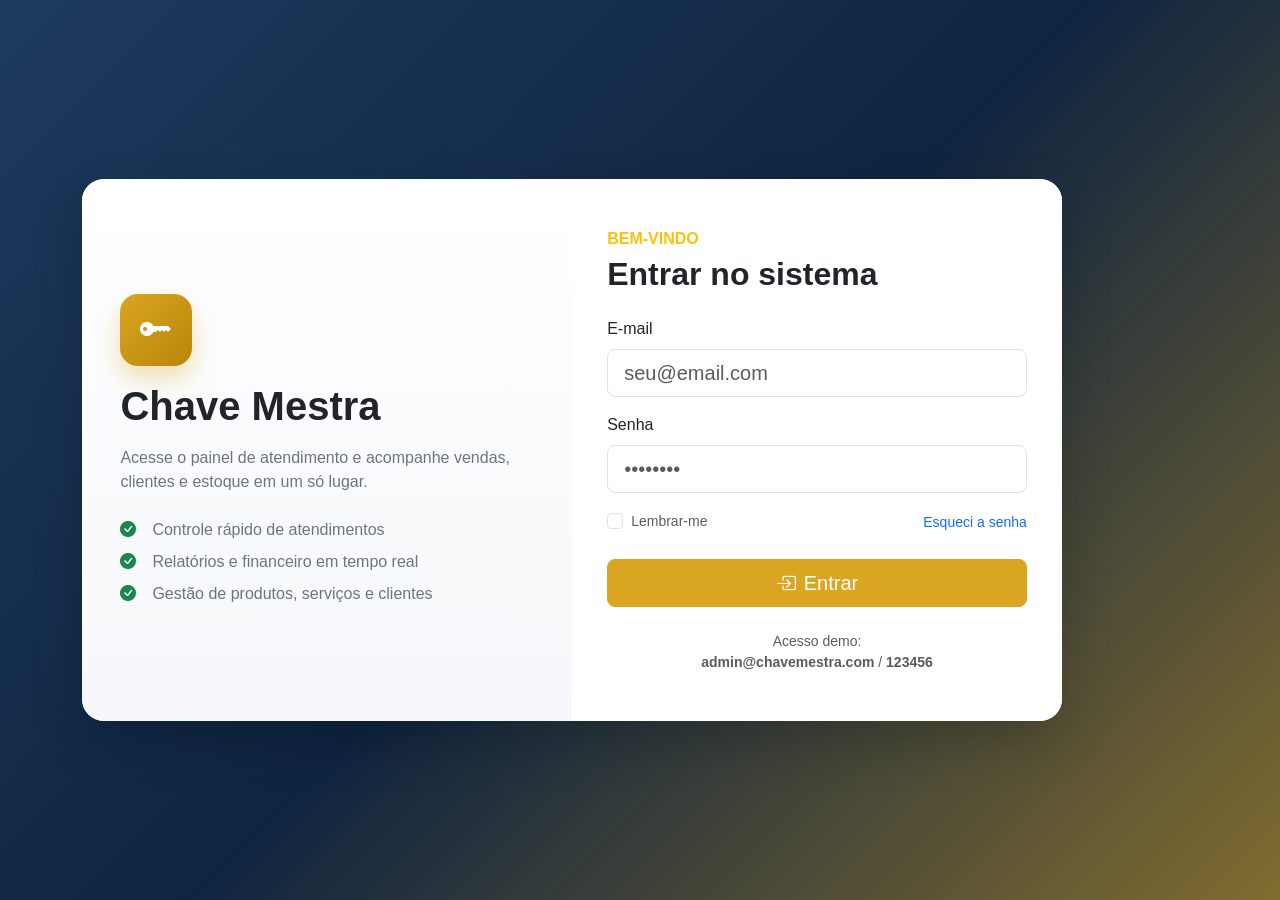
<file: target/classes/static/atendimento.html>
<!DOCTYPE html>
<html lang="pt-BR">
<head>
  <meta charset="UTF-8">
  <meta name="viewport" content="width=device-width, initial-scale=1.0">
  <title>Chave Mestra - Atendimento</title>
  <link href="https://cdn.jsdelivr.net/npm/bootstrap@5.3.2/dist/css/bootstrap.min.css" rel="stylesheet">
  <link href="https://cdn.jsdelivr.net/npm/bootstrap-icons@1.11.0/font/bootstrap-icons.css" rel="stylesheet">
  <link href="assets/css/estilo.css" rel="stylesheet">
</head>
<body>
  <div class="d-flex" id="wrapper">
    <!-- Sidebar -->
    <div class="bg-dark text-white" id="sidebar-wrapper" style="width: 260px; min-height: 100vh;">
      <div class="sidebar-heading text-center py-3">
        <!-- Substitua por sua logo ou use um placeholder dourado -->
        <i class="bi bi-key-fill text-warning" style="font-size: 3rem;"></i>
        <h5 class="text-warning">Chave Mestra</h5>
      </div>
      <div class="list-group list-group-flush">
        <a href="index.html" class="list-group-item list-group-item-action bg-dark text-white"><i class="bi bi-speedometer2 me-2"></i> Início</a>
        <a href="atendimento.html" class="list-group-item list-group-item-action bg-dark text-white active"><i class="bi bi-cart-plus me-2"></i> Novo Atendimento</a>
        <a href="produtos.html" class="list-group-item list-group-item-action bg-dark text-white"><i class="bi bi-box-seam me-2"></i> Produtos</a>
        <a href="servicos.html" class="list-group-item list-group-item-action bg-dark text-white"><i class="bi bi-wrench me-2"></i> Serviços</a>
        <a href="clientes.html" class="list-group-item list-group-item-action bg-dark text-white"><i class="bi bi-people me-2"></i> Clientes</a>
        <a href="financeiro.html" class="list-group-item list-group-item-action bg-dark text-white"><i class="bi bi-cash-stack me-2"></i> Financeiro</a>
        <a href="relatorios.html" class="list-group-item list-group-item-action bg-dark text-white"><i class="bi bi-bar-chart me-2"></i> Relatórios</a>
        <a href="assistente-ia.html" class="list-group-item list-group-item-action bg-dark text-white"><i class="bi bi-stars me-2"></i> Assistente IA</a>
      </div>
    </div>
    <!-- Page Content -->
    <div id="page-content-wrapper" class="flex-grow-1 p-3">
      <nav class="navbar navbar-light bg-white shadow-sm mb-3 rounded">
        <div class="container-fluid">
          <button class="btn btn-outline-secondary" id="menu-toggle"><i class="bi bi-list"></i></button>
          <span class="navbar-text text-muted small" id="data-hora"></span>
        </div>
      </nav>

      <div id="conteudo-pagina">
        <div class="row">
          <!-- Coluna do carrinho -->
          <div class="col-lg-8">
            <div class="card shadow-sm">
              <div class="card-header bg-white d-flex justify-content-between align-items-center">
                <h5 class="mb-0"><i class="bi bi-cart3 me-2"></i>Atendimento</h5>
                <button class="btn btn-outline-info btn-sm" data-bs-toggle="modal" data-bs-target="#modalHistorico">Histórico</button>
              </div>
              <div class="card-body">
                <!-- Busca de itens -->
                <div class="row g-3 mb-3">
                  <div class="col-md-6">
                    <label class="form-label small text-muted mb-1">Buscar produto</label>
                    <div class="position-relative">
                      <input type="text" id="busca-produto" class="form-control" placeholder="Buscar produto..." autocomplete="off">
                      <div id="sugestoes-produto" class="list-group autocomplete-list d-none shadow"></div>
                    </div>
                  </div>
                  <div class="col-md-6">
                    <label class="form-label small text-muted mb-1">Buscar serviço</label>
                    <div class="position-relative">
                      <input type="text" id="busca-servico" class="form-control" placeholder="Buscar serviço..." autocomplete="off">
                      <div id="sugestoes-servico" class="list-group autocomplete-list d-none shadow"></div>
                    </div>
                  </div>
                </div>

                <!-- Tabela de itens -->
                <div class="table-responsive">
                  <table class="table table-hover align-middle">
                    <thead class="table-light">
                      <tr>
                        <th>Tipo</th>
                        <th>Item</th>
                        <th>Preço</th>
                        <th>Qtd</th>
                        <th>Subtotal</th>
                        <th></th>
                      </tr>
                    </thead>
                    <tbody id="itens-atendimento">
                      <tr>
                        <td colspan="6" class="text-center text-muted">Nenhum item adicionado</td>
                      </tr>
                    </tbody>
                  </table>
                </div>

                <!-- Total e finalização -->
                <div class="d-flex justify-content-between align-items-center mt-3">
                  <div>
                    <span class="fs-5 fw-bold">Total: </span>
                    <span class="fs-4 text-success fw-bold" id="total-atendimento">R$ 0,00</span>
                  </div>
                  <div class="d-flex gap-2">
                    <select id="forma-pagamento" class="form-select" style="width: 180px;">
                      <option value="">Forma de pagamento</option>
                      <option value="DINHEIRO">Dinheiro</option>
                      <option value="PIX">PIX</option>
                      <option value="CREDITO">Crédito</option>
                      <option value="DEBITO">Débito</option>
                    </select>
                    <button id="btn-finalizar" class="btn btn-ouro btn-lg"><i class="bi bi-check-lg me-1"></i> Finalizar</button>
                  </div>
                </div>
              </div>
            </div>
          </div>

          <!-- Coluna lateral (cliente NF + cadastro rápido) -->
          <div class="col-lg-4">
            <!-- Vinculação cliente para NF -->
            <div class="card shadow-sm mb-3">
              <div class="card-header bg-white">
                <h6 class="mb-0"><i class="bi bi-person-badge me-2"></i>Cliente para NF</h6>
              </div>
              <div class="card-body">
                <div class="input-group mb-2">
                  <input type="text" id="cpf-cliente" class="form-control" placeholder="CPF do cliente" oninput="mascararCPF(this)">
                  <button class="btn btn-outline-primary" id="buscar-cliente">Buscar</button>
                </div>
                <div id="cliente-nf-info" class="d-none alert alert-success mb-0">
                  <i class="bi bi-check-circle"></i> <span id="nome-cliente-nf"></span>
                </div>
              </div>
            </div>

            <!-- Cadastro rápido -->
            <div class="card shadow-sm">
              <div class="card-header bg-white">
                <h6 class="mb-0"><i class="bi bi-plus-circle me-2"></i>Cadastro rápido</h6>
              </div>
              <div class="card-body">
                <p class="small text-muted">Não encontrou o item? Cadastre agora.</p>
                <div class="d-grid gap-2">
                  <button class="btn btn-outline-primary btn-sm" type="button" data-bs-toggle="modal" data-bs-target="#modalNovoProduto">
                    <i class="bi bi-box-seam me-1"></i> Novo Produto
                  </button>
                  <button class="btn btn-outline-warning btn-sm" type="button" data-bs-toggle="modal" data-bs-target="#modalNovoServico">
                    <i class="bi bi-tools me-1"></i> Novo Serviço
                  </button>
                </div>
              </div>
            </div>
          </div>
        </div>
      </div>
    </div>
  </div>

  <!-- Modal Cadastro Rápido de Produto -->
  <div class="modal fade" id="modalNovoProduto" tabindex="-1">
    <div class="modal-dialog">
      <div class="modal-content">
        <div class="modal-header">
          <h5 class="modal-title">Cadastrar Produto</h5>
          <button type="button" class="btn-close" data-bs-dismiss="modal"></button>
        </div>
        <div class="modal-body">
          <div class="mb-2">
            <label class="form-label">Código de catálogo</label>
            <input type="text" id="novo-produto-codigo" class="form-control">
          </div>
          <div class="mb-2">
            <label class="form-label">Nome</label>
            <input type="text" id="novo-produto-nome" class="form-control">
          </div>
          <div class="mb-2">
            <label class="form-label">Preço de venda (R$)</label>
            <input type="number" step="0.01" id="novo-produto-preco" class="form-control">
          </div>
          <div class="mb-2">
            <label class="form-label">Estoque inicial</label>
            <input type="number" id="novo-produto-estoque" class="form-control">
          </div>
        </div>
        <div class="modal-footer">
          <button type="button" class="btn btn-secondary" data-bs-dismiss="modal">Cancelar</button>
          <button type="button" class="btn btn-primary" id="salvar-produto-rapido">Salvar</button>
        </div>
      </div>
    </div>
  </div>

  <!-- Modal Cadastro Rápido de Serviço -->
  <div class="modal fade" id="modalNovoServico" tabindex="-1">
    <div class="modal-dialog">
      <div class="modal-content">
        <div class="modal-header">
          <h5 class="modal-title">Cadastrar Serviço</h5>
          <button type="button" class="btn-close" data-bs-dismiss="modal"></button>
        </div>
        <div class="modal-body">
          <div class="mb-2">
            <label class="form-label">Nome</label>
            <input type="text" id="novo-servico-nome" class="form-control">
          </div>
          <div class="mb-2">
            <label class="form-label">Preço base (R$)</label>
            <input type="number" step="0.01" id="novo-servico-preco" class="form-control">
          </div>
        </div>
        <div class="modal-footer">
          <button type="button" class="btn btn-secondary" data-bs-dismiss="modal">Cancelar</button>
          <button type="button" class="btn btn-warning" id="salvar-servico-rapido">Salvar</button>
        </div>
      </div>
    </div>
  </div>

  <!-- Modal Histórico -->
  <div class="modal fade" id="modalHistorico" tabindex="-1">
    <div class="modal-dialog modal-lg">
      <div class="modal-content">
        <div class="modal-header">
          <h5 class="modal-title">Histórico de Atendimentos</h5>
          <button type="button" class="btn-close" data-bs-dismiss="modal"></button>
        </div>
        <div class="modal-body" id="historico-conteudo">
          <p>Carregando...</p>
        </div>
      </div>
    </div>
  </div>

  <!-- Toast container -->
  <div id="toast-container" class="toast-container"></div>

  <script src="https://cdn.jsdelivr.net/npm/bootstrap@5.3.2/dist/js/bootstrap.bundle.min.js"></script>
  <script src="assets/js/utils.js"></script>
  <script src="assets/js/api.js"></script>
  <script src="assets/js/atendimento.js"></script>

  <!-- Script extra para histórico (mockado) -->
  <script>
    document.getElementById('modalHistorico').addEventListener('show.bs.modal', async () => {
      const container = document.getElementById('historico-conteudo');
      const atendimentos = await apiGet('/atendimentos');
      container.innerHTML = atendimentos.map(a => `
        <div class="border-bottom mb-2 pb-2">
          <strong>#${a.id}</strong> - ${new Date(a.data_abertura).toLocaleString('pt-BR')} - ${a.forma_pagamento} - ${formatarMoeda(a.valor_total)}
          <ul class="small text-muted">
            ${a.itens.map(i => `<li>${i.tipo}: ${i.nome} x${i.quantidade} (${formatarMoeda(i.preco_unitario)})</li>`).join('')}
          </ul>
        </div>
      `).join('');
    });
  </script>
</body>
</html>
</file>
<file: target/classes/static/assets/css/estilo.css>
:root {
  --azul-escuro: #1E3A5F;
  --cinza-fundo: #f0f2f5;
  --dourado: #DAA520;
  --dourado-hover: #B8860B;
}

body {
  background-color: var(--cinza-fundo);
  font-family: 'Segoe UI', Tahoma, Geneva, Verdana, sans-serif;
}

#sidebar-wrapper {
  background: linear-gradient(180deg, var(--azul-escuro) 0%, #0F2440 100%);
  min-height: 100vh;
}

.list-group-item-action:hover {
  background-color: #2A4A6B !important;
  border-left: 4px solid var(--dourado);
}

.btn-primary {
  background-color: var(--azul-escuro);
  border-color: var(--azul-escuro);
}

.btn-primary:hover {
  background-color: #16304D;
  border-color: #16304D;
}

.btn-ouro {
  background-color: var(--dourado);
  border-color: var(--dourado);
  color: white;
}

.btn-ouro:hover {
  background-color: var(--dourado-hover);
  border-color: var(--dourado-hover);
  color: white;
}

.card-resumo {
  border-left: 4px solid var(--dourado);
}

.toast-container {
  position: fixed;
  top: 20px;
  right: 20px;
  z-index: 9999;
}

#itens-atendimento tr {
  vertical-align: middle;
}

.autocomplete-list {
  position: absolute;
  z-index: 1000;
  width: 100%;
  max-height: 200px;
  overflow-y: auto;
}

#page-content-wrapper {
  background-color: var(--cinza-fundo);
}
</file>
